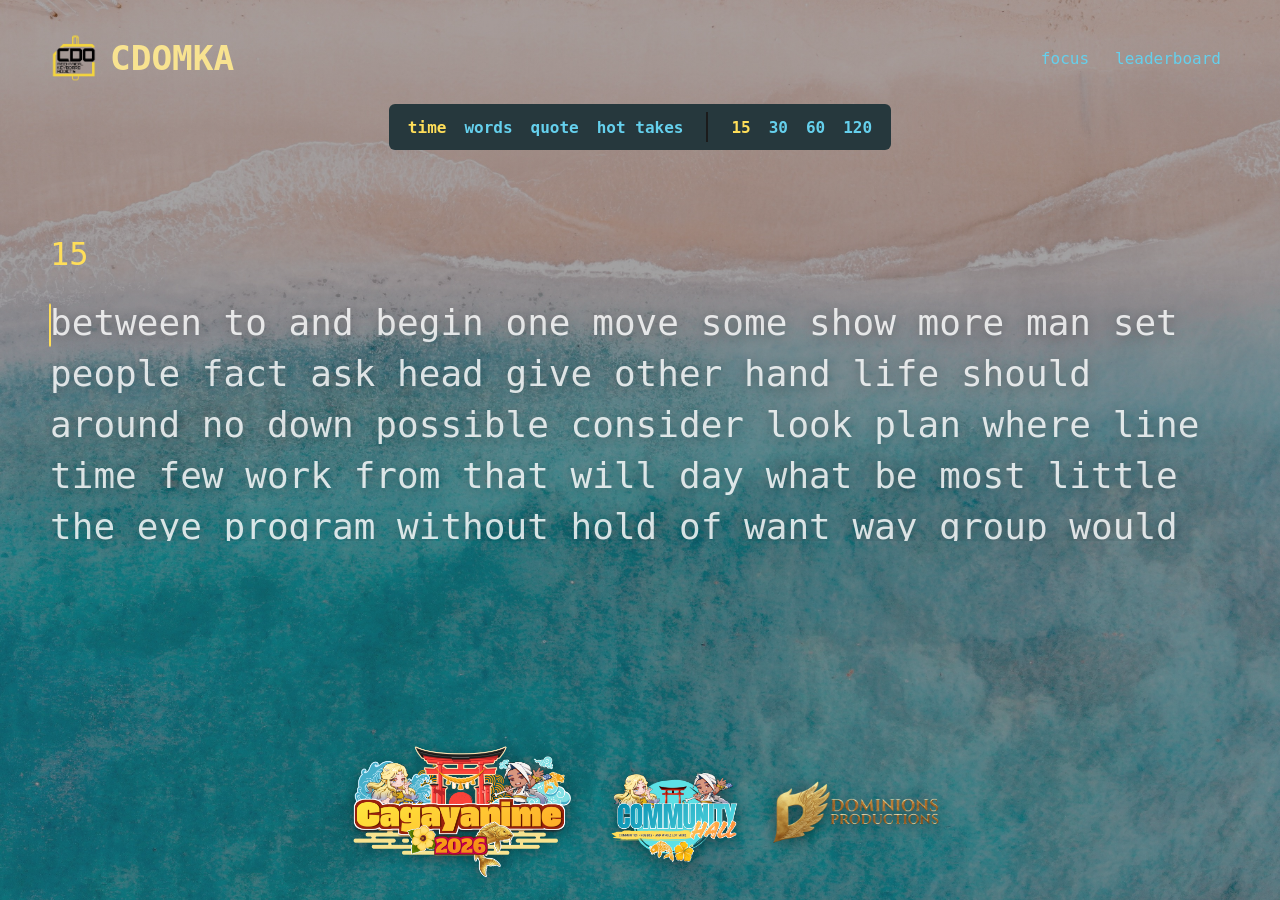
<file: index.html>
<!doctype html>
<html lang="en">
  <head>
    <meta charset="utf-8">
    <meta name="viewport" content="width=device-width, initial-scale=1">
    <title>CDOMKA Typing Challenge</title>
    <link rel="stylesheet" href="style.css">
  </head>
  <body>
    <main class="page">
      <header class="nav">
        <a class="brand" href="#" aria-label="CDOMKA typing challenge home">
          <img class="brand-logo" src="assets/cdomka-logo.png" alt="">
          <span>CDOMKA</span>
        </a>
        <nav class="nav-actions" aria-label="App actions">
          <button id="focusButton" class="icon-button" type="button" title="Focus mode">focus</button>
          <button id="leaderboardButton" class="icon-button" type="button" title="Show leaderboard">leaderboard</button>
        </nav>
      </header>

      <section class="controls" aria-label="Typing settings">
        <div class="mode-row">
          <button class="mode active" data-mode="time" type="button">time</button>
          <button class="mode" data-mode="words" type="button">words</button>
          <button class="mode" data-mode="quote" type="button">quote</button>
          <button class="mode" data-mode="competition" type="button">hot takes</button>
        </div>
        <div class="option-row" data-options="time">
          <button class="option active" data-value="15" type="button">15</button>
          <button class="option" data-value="30" type="button">30</button>
          <button class="option" data-value="60" type="button">60</button>
          <button class="option" data-value="120" type="button">120</button>
        </div>
        <div class="option-row hidden" data-options="words">
          <button class="option active" data-value="10" type="button">10</button>
          <button class="option" data-value="25" type="button">25</button>
          <button class="option" data-value="50" type="button">50</button>
          <button class="option" data-value="100" type="button">100</button>
        </div>
        <div class="option-row hidden" data-options="quote">
          <button class="option active" data-value="random" type="button">random</button>
          <button class="option" data-value="short" type="button">short</button>
          <button class="option" data-value="medium" type="button">medium</button>
          <button class="option" data-value="long" type="button">long</button>
          <button class="option" data-value="thicc" type="button">thicc</button>
        </div>
        <div class="option-row hidden" data-options="competition">
          <button class="option active" data-value="15" type="button">thicc 15s</button>
          <button class="option" data-value="30" type="button">thicc 30s</button>
          <button class="option" data-value="full" type="button">full run</button>
        </div>
      </section>

      <section id="test" class="test" aria-label="Typing test">
        <div id="timer" class="timer">15</div>
        <div id="words" class="words" aria-live="polite"></div>
        <div id="caret" class="caret" aria-hidden="true"></div>
        <input id="typingInput" class="typing-input" autocomplete="off" autocapitalize="off" spellcheck="false">
      </section>

      <section id="result" class="result hidden" aria-label="Result">
        <div class="rank-card rank-display rank--f" aria-label="Result rank">
          <small class="rank-label">GRADE</small>
          <span id="resultRank" class="rank-letter" data-rank="F">F</span>
          <small id="resultRankTitle" class="rank-title">TUTORIAL BOSS VICTIM</small>
        </div>
        <div class="result-main">
          <div class="result-stats">
            <div>
              <span id="resultWpm">0</span>
              <small>wpm</small>
            </div>
            <div>
              <span id="resultAccuracy">100%</span>
              <small>acc</small>
            </div>
            <div>
              <span id="resultScore">0</span>
              <small>score</small>
            </div>
          </div>
          <div class="result-actions">
            <button id="repeatButton" type="button">repeat test</button>
            <button id="nextButton" type="button">next test</button>
          </div>
          <form id="nameForm" class="name-form">
            <label>
              <span>name</span>
              <input id="playerName" type="text" maxlength="24" autocomplete="off" placeholder="name (optional)">
            </label>
            <button id="saveScoreButton" type="submit">save</button>
          </form>
        </div>
        <p id="quoteSource" class="quote-source hidden"></p>
        <p id="fullPrompt" class="full-prompt hidden"></p>
      </section>

      <dialog id="leaderboardDialog" class="leaderboard-dialog" aria-label="Local leaderboard">
        <section class="leaderboard">
          <div class="heading">
            <div>
              <h1>leaderboard</h1>
              <p>local scores only</p>
            </div>
            <div class="leaderboard-actions">
              <button id="clearScores" class="icon-button" type="button">clear</button>
              <button id="closeLeaderboard" class="icon-button" type="button">close</button>
            </div>
          </div>
          <table>
            <thead>
              <tr>
                <th>#</th>
                <th>name</th>
                <th>mode</th>
                <th>score</th>
                <th>wpm</th>
                <th>acc</th>
              </tr>
            </thead>
            <tbody id="leaderboard"></tbody>
          </table>
        </section>
      </dialog>

      <footer>
        <span class="event-logos" aria-label="Event partners">
          <img src="assets/cagayanime-logo.png" alt="Cagayanime">
          <img src="assets/community-logo.png" alt="Community">
          <img src="assets/dominions-logo.png" alt="Dominions Productions">
        </span>
      </footer>
    </main>

    <script src="competition-quotes-data.js"></script>
    <script src="main.js"></script>
  </body>
</html>
</file>
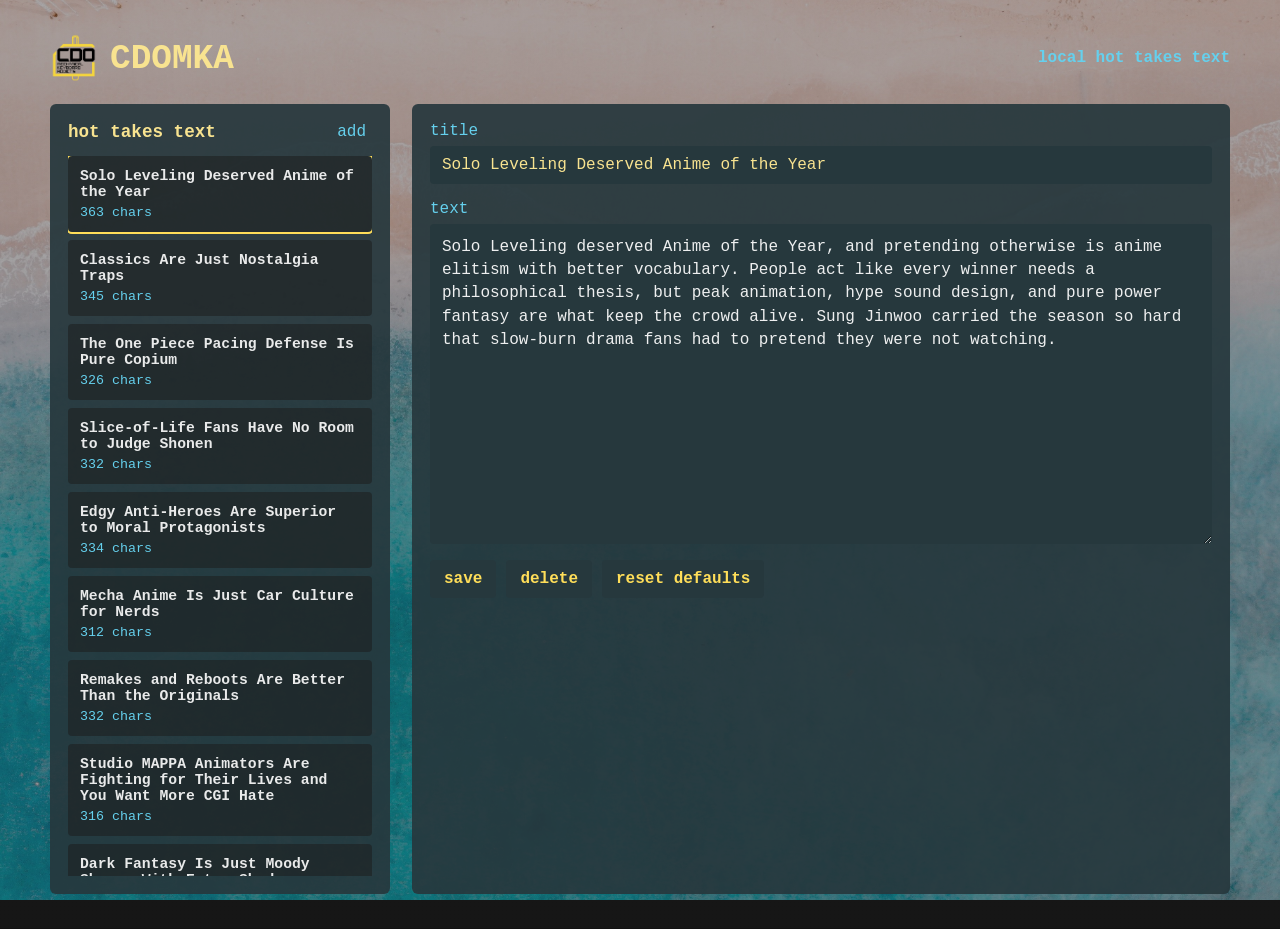
<file: admin.html>
<!doctype html>
<html lang="en">
  <head>
    <meta charset="utf-8">
    <meta name="viewport" content="width=device-width, initial-scale=1">
    <title>CDOMKA Hot Takes Text Editor</title>
    <link rel="stylesheet" href="style.css">
  </head>
  <body>
    <main class="page admin-page">
      <header class="nav">
        <a class="brand" href="index.html" aria-label="Back to typing challenge">
          <img class="brand-logo" src="assets/cdomka-logo.png" alt="">
          <span>CDOMKA</span>
        </a>
        <p id="status" class="admin-status">local hot takes text</p>
      </header>

      <section class="admin-shell" aria-label="Hot Takes text editor">
        <aside class="admin-list-panel">
          <div class="admin-panel-head">
            <h1>hot takes text</h1>
            <button id="addText" class="start" type="button">add</button>
          </div>
          <div id="textList" class="admin-list"></div>
        </aside>

        <form id="textForm" class="admin-editor">
          <label>
            <span>title</span>
            <input id="titleInput" type="text" autocomplete="off" required>
          </label>

          <label>
            <span>text</span>
            <textarea id="bodyInput" required></textarea>
          </label>

          <div class="admin-actions">
            <button id="saveText" class="start" type="submit">save</button>
            <button id="deleteText" type="button">delete</button>
            <button id="resetTexts" type="button">reset defaults</button>
          </div>
        </form>
      </section>
    </main>

    <script src="competition-quotes-data.js"></script>
    <script src="admin.js"></script>
  </body>
</html>
</file>
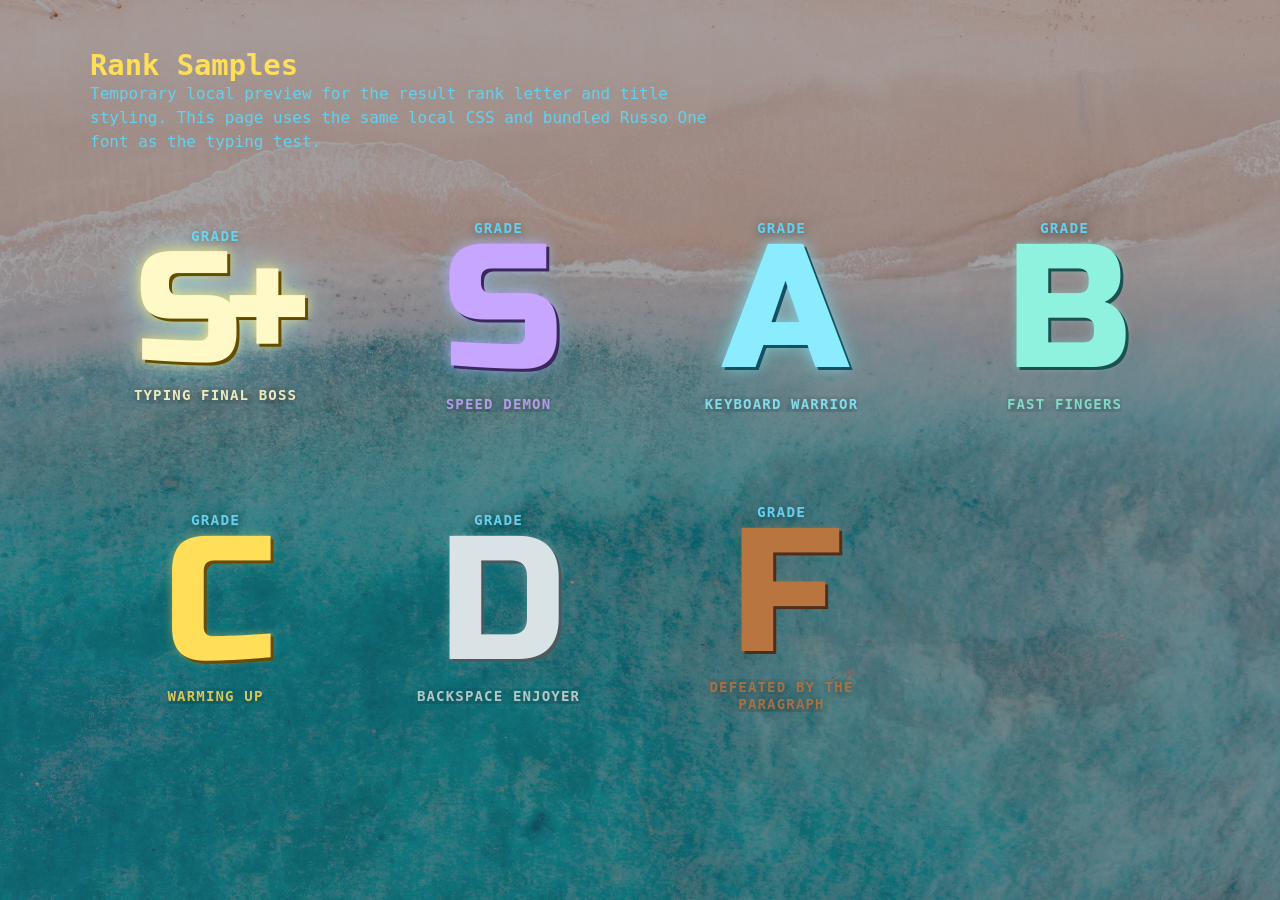
<file: rank-samples.html>
<!doctype html>
<html lang="en">
<head>
  <meta charset="utf-8">
  <meta name="viewport" content="width=device-width, initial-scale=1">
  <title>CDOMKA Rank Samples</title>
  <link rel="stylesheet" href="style.css">
  <style>
    body {
      min-height: 100vh;
      overflow: auto;
    }

    .sample-page {
      width: min(100% - 48px, 1100px);
      margin: 0 auto;
      padding: 48px 0 72px;
    }

    .sample-header {
      margin-bottom: 32px;
    }

    .sample-header h1 {
      margin: 0;
      color: var(--main-color);
      font-size: 1.8rem;
    }

    .sample-header p {
      max-width: 640px;
      color: var(--sub-color);
      line-height: 1.5;
    }

    .sample-grid {
      display: grid;
      grid-template-columns: repeat(auto-fit, minmax(230px, 1fr));
      gap: 32px;
      align-items: end;
    }

    .sample-rank {
      display: grid;
      justify-items: center;
      min-height: 260px;
    }

    .sample-rank .rank-card {
      min-width: 190px;
    }
  </style>
</head>
<body class="showing-result">
  <main class="sample-page">
    <section class="sample-header" aria-label="Rank sample notes">
      <h1>Rank Samples</h1>
      <p>Temporary local preview for the result rank letter and title styling. This page uses the same local CSS and bundled Russo One font as the typing test.</p>
    </section>

    <section class="sample-grid" aria-label="Rank samples">
      <div class="sample-rank">
        <div class="rank-card rank-display rank--s-plus">
          <small class="rank-label">GRADE</small>
          <span class="rank-letter" data-rank="S+">S+</span>
          <small class="rank-title">TYPING FINAL BOSS</small>
        </div>
      </div>
      <div class="sample-rank">
        <div class="rank-card rank-display rank--s">
          <small class="rank-label">GRADE</small>
          <span class="rank-letter" data-rank="S">S</span>
          <small class="rank-title">SPEED DEMON</small>
        </div>
      </div>
      <div class="sample-rank">
        <div class="rank-card rank-display rank--a">
          <small class="rank-label">GRADE</small>
          <span class="rank-letter" data-rank="A">A</span>
          <small class="rank-title">KEYBOARD WARRIOR</small>
        </div>
      </div>
      <div class="sample-rank">
        <div class="rank-card rank-display rank--b">
          <small class="rank-label">GRADE</small>
          <span class="rank-letter" data-rank="B">B</span>
          <small class="rank-title">FAST FINGERS</small>
        </div>
      </div>
      <div class="sample-rank">
        <div class="rank-card rank-display rank--c">
          <small class="rank-label">GRADE</small>
          <span class="rank-letter" data-rank="C">C</span>
          <small class="rank-title">WARMING UP</small>
        </div>
      </div>
      <div class="sample-rank">
        <div class="rank-card rank-display rank--d">
          <small class="rank-label">GRADE</small>
          <span class="rank-letter" data-rank="D">D</span>
          <small class="rank-title">BACKSPACE ENJOYER</small>
        </div>
      </div>
      <div class="sample-rank">
        <div class="rank-card rank-display rank--f">
          <small class="rank-label">GRADE</small>
          <span class="rank-letter" data-rank="F">F</span>
          <small class="rank-title">DEFEATED BY THE PARAGRAPH</small>
        </div>
      </div>
    </section>
  </main>
</body>
</html>
</file>
<file: style.css>
:root {
  color-scheme: dark;
  --bg-color: #1b1b1b;
  --main-color: #ffde59;
  --caret-color: #ffde59;
  --sub-color: #65d0ed;
  --sub-alt-color: #26383d;
  --text-color: #f8e390;
  --error-color: #ff7aa8;
  --error-extra-color: #7e2a33;
  --success-color: #5de0e6;
  --button-color: #f1a419;
  --deep-color: #0089ad;
  --font: ui-monospace, "Cascadia Mono", "SFMono-Regular", Menlo, Consolas, monospace;
}

@font-face {
  font-family: "Russo One";
  src: url("public/fonts/russo-one.woff2") format("woff2");
  font-weight: 400;
  font-style: normal;
  font-display: swap;
}

* {
  box-sizing: border-box;
}

body {
  margin: 0;
  min-height: 100vh;
  background:
    linear-gradient(180deg, rgba(27, 27, 27, 0.38), rgba(27, 27, 27, 0.44)),
    url("assets/sulox32-sea-4768869.jpg") center / cover fixed;
  color: var(--text-color);
  font-family: var(--font);
  overflow-x: hidden;
}

button,
input {
  font: inherit;
}

button {
  border: 0;
  border-radius: 4px;
  background: transparent;
  color: var(--sub-color);
  cursor: pointer;
}

button:hover,
button.active {
  color: var(--main-color);
}

.page {
  width: min(1180px, calc(100% - 40px));
  min-height: 100vh;
  margin: 0 auto;
  display: grid;
  grid-template-rows: auto auto minmax(0, 1fr);
  gap: 22px;
  padding: 34px 0 164px;
}

.nav {
  display: flex;
  align-items: center;
  justify-content: space-between;
  gap: 24px;
}

.brand {
  display: inline-flex;
  align-items: center;
  gap: 12px;
  color: var(--text-color);
  text-decoration: none;
  font-size: 2.15rem;
  font-weight: 800;
}

.brand-logo {
  width: 48px;
  height: 48px;
  object-fit: contain;
}

.nav-actions {
  display: flex;
  gap: 8px;
}

.icon-button {
  min-height: 34px;
  padding: 0 9px;
}

.controls {
  justify-self: center;
  display: flex;
  align-items: center;
  gap: 18px;
  min-height: 46px;
  padding: 8px 14px;
  border-radius: 6px;
  background: var(--sub-alt-color);
}

.mode-row,
.option-row {
  display: flex;
  align-items: center;
  gap: 8px;
}

.mode-row {
  padding-right: 18px;
  border-right: 2px solid var(--bg-color);
}

.mode,
.option {
  min-height: 30px;
  padding: 0 5px;
  font-weight: 800;
}

label {
  display: grid;
  gap: 6px;
  color: var(--sub-color);
}

.player-row,
#startButton {
  display: none;
}

input {
  min-height: 38px;
  border: 0;
  border-radius: 4px;
  background: var(--sub-alt-color);
  color: var(--text-color);
  padding: 0 12px;
}

textarea {
  min-height: 320px;
  resize: vertical;
  border: 0;
  border-radius: 4px;
  background: var(--sub-alt-color);
  color: rgba(255, 255, 255, 0.92);
  padding: 12px;
  font: inherit;
  line-height: 1.45;
}

input:focus,
textarea:focus {
  outline: 2px solid var(--main-color);
  outline-offset: 2px;
}

#nextButton,
#repeatButton {
  min-height: 38px;
  padding: 0 14px;
  background: var(--button-color);
  color: var(--bg-color);
  font-weight: 800;
}

.test {
  position: relative;
  grid-row: 3;
  grid-column: 1 / -1;
  align-self: start;
  height: 360px;
  display: grid;
  grid-template-rows: 42px 1fr;
  align-content: start;
  gap: 20px;
  padding-top: clamp(36px, 7vh, 82px);
}

body[data-mode="competition"].showing-result .test {
  grid-row: 3;
  height: 360px;
  padding-top: clamp(36px, 7vh, 82px);
}

.showing-result .timer {
  display: none;
}

body:not([data-mode="competition"]).showing-result .words {
  filter: blur(10px);
  user-select: none;
}

body[data-mode="competition"].showing-result .words,
body:not([data-mode="competition"]).showing-result .words {
  filter: blur(10px);
  user-select: none;
}

body:not([data-mode="competition"]).showing-result .test {
  grid-row: 3;
}

.timer {
  height: 42px;
  color: var(--main-color);
  font-size: 2rem;
}

.words {
  height: 244px;
  overflow: hidden;
  color: rgba(255, 255, 255, 0.82);
  font-size: clamp(1.55rem, 2.9vw, 2.25rem);
  line-height: 1.42;
  word-break: break-word;
  text-shadow: 0 2px 12px rgba(0, 0, 0, 0.28);
  transition: filter 160ms ease, opacity 160ms ease;
}

body[data-mode="competition"] .words {
  color: rgba(255, 255, 255, 0.86);
  text-shadow: 0 2px 14px rgba(0, 0, 0, 0.5);
}

body[data-mode="competition"].awaiting-start .words {
  filter: blur(7px);
  opacity: 0.62;
  user-select: none;
}

body[data-mode="competition"].awaiting-start .timer {
  opacity: 0;
  visibility: hidden;
}

body[data-mode="competition"].awaiting-start .test::before,
body[data-mode="competition"].awaiting-start .test::after {
  position: absolute;
  top: calc(clamp(36px, 7vh, 82px) + 42px + 20px);
  left: 0;
  right: 0;
  height: 244px;
  display: grid;
  place-items: center;
  text-shadow: 0 2px 14px rgba(0, 0, 0, 0.5);
  pointer-events: none;
  z-index: 3;
}

body[data-mode="competition"].awaiting-start .test::before {
  content: "prompt opinions do not reflect the keyboard club, probably.";
  color: var(--main-color);
  font-size: clamp(0.95rem, 1.55vw, 1.25rem);
  font-weight: 700;
  text-align: center;
  transform: translateY(-2.2em);
}

body[data-mode="competition"].awaiting-start .test::after {
  content: "press space to begin.";
  color: var(--main-color);
  font-size: clamp(1.35rem, 2.4vw, 2rem);
  font-weight: 800;
  transform: translateY(1.1em);
}

body[data-mode="competition"].showing-result .words {
  height: 244px;
  max-height: none;
  overflow: hidden;
  font-size: clamp(1.55rem, 2.9vw, 2.25rem);
  line-height: 1.42;
}

.char.correct {
  color: var(--text-color);
}

.char.incorrect {
  color: var(--error-color);
}

.extra-cluster {
  display: inline-block;
}

.char.extra-before-space {
  text-decoration: underline;
  text-underline-offset: 0.12em;
}

.char.extra {
  color: var(--error-extra-color);
}

.caret {
  position: absolute;
  left: 0;
  top: 0;
  width: 2px;
  height: 1.2em;
  background: var(--caret-color);
  border-radius: 999px;
  opacity: 0;
  pointer-events: none;
  transform: translate3d(0, 0, 0);
  transition: transform 45ms ease-out, height 45ms ease-out, opacity 60ms ease-out;
  animation: blink 1s steps(1) infinite;
  will-change: transform, height;
}

.typing-input {
  position: absolute;
  width: 1px;
  height: 1px;
  opacity: 0;
  pointer-events: none;
}

.result {
  grid-column: 1 / -1;
  display: grid;
  grid-template-columns: auto auto;
  align-items: center;
  justify-content: center;
  gap: 22px;
  margin-top: clamp(32px, 6vh, 84px);
  min-height: 96px;
}

.showing-result .result {
  grid-row: 3;
  margin-top: clamp(16px, 3vh, 40px);
}

body:not([data-mode="competition"]).showing-result .result {
  position: relative;
  z-index: 4;
  grid-row: 3;
  align-self: start;
  margin-top: clamp(52px, 9vh, 104px);
  min-height: 244px;
  pointer-events: none;
}

body:not([data-mode="competition"]).showing-result .name-form,
body:not([data-mode="competition"]).showing-result .result-actions {
  pointer-events: auto;
}

body[data-mode="competition"].showing-result .page {
  grid-template-rows: auto auto minmax(0, 1fr);
  padding-bottom: 190px;
}

body[data-mode="competition"].showing-result .result {
  position: relative;
  z-index: 4;
  align-self: start;
  width: min(780px, 100%);
  margin-right: auto;
  margin-left: auto;
  gap: clamp(8px, 1.4vw, 18px);
  margin-top: clamp(52px, 9vh, 104px);
  min-height: 244px;
}

.name-form {
  display: flex;
  align-items: center;
  gap: 10px;
}

.name-form label > span {
  position: absolute;
  width: 1px;
  height: 1px;
  overflow: hidden;
  clip: rect(0 0 0 0);
  white-space: nowrap;
}

.result-actions {
  width: 100%;
  display: grid;
  grid-template-columns: max-content max-content;
  grid-auto-flow: column;
  justify-content: center;
  align-items: center;
  gap: 12px;
}

.result-main {
  display: grid;
  gap: 12px;
  justify-items: center;
}

.result-stats {
  display: flex;
  align-items: center;
  justify-content: center;
  gap: 28px;
}

.result-actions button {
  white-space: nowrap;
}

.result-stats div {
  display: grid;
  justify-items: center;
  min-width: 92px;
}

.rank-card {
  display: grid;
  justify-items: center;
  align-content: center;
  min-width: 190px;
  isolation: isolate;
}

.rank-label {
  color: var(--sub-color);
  font-size: 0.9rem;
  font-weight: 900;
  letter-spacing: 0.08em;
  text-shadow: 0 2px 10px rgba(0, 0, 0, 0.45);
}

.rank-title.rank-title {
  display: -webkit-box;
  max-width: 12rem;
  margin-top: 0.6rem;
  color: rgba(255, 244, 176, 0.82);
  font-size: clamp(0.74rem, 1.1vw, 0.9rem);
  font-weight: 700;
  line-height: 1.15;
  letter-spacing: 0.08em;
  text-align: center;
  text-transform: uppercase;
  -webkit-box-orient: vertical;
  -webkit-line-clamp: 2;
  overflow: hidden;
  overflow-wrap: anywhere;
  text-shadow: 0 2px 10px rgba(0, 0, 0, 0.5);
}

.rank-letter.rank-letter {
  position: relative;
  display: inline-block;
  min-width: 0;
  padding: 0 0.08em 0.06em;
  margin: 0 -0.08em -0.06em;
  color: var(--main-color);
  font-family: "Russo One", Impact, sans-serif;
  font-size: 11rem;
  font-weight: 400;
  line-height: 0.85;
  letter-spacing: -0.05em;
  transform-origin: center;
  isolation: isolate;
  overflow: visible;
  text-shadow:
    3px 3px 0 #164747,
    0 0 14px rgba(255, 223, 87, 0.45);
}

.rank--s-plus .rank-letter {
  color: #fff8c7;
  font-size: 9.8rem;
  letter-spacing: -0.1em;
  text-shadow:
    3px 3px 0 #654d00,
    0 0 14px rgba(255, 232, 112, 0.95),
    0 0 34px rgba(101, 208, 237, 0.62),
    0 0 52px rgba(255, 255, 255, 0.38);
}

.rank--s .rank-letter {
  color: #c7a6ff;
  text-shadow:
    3px 3px 0 #3a275c,
    0 0 12px rgba(199, 166, 255, 0.76),
    0 0 26px rgba(101, 208, 237, 0.42);
}

.rank--a .rank-letter {
  color: #8cecff;
  text-shadow:
    3px 3px 0 #125062,
    0 0 14px rgba(140, 236, 255, 0.62),
    0 0 28px rgba(93, 224, 230, 0.32);
}

.rank--b .rank-letter {
  color: #8ef2de;
  text-shadow:
    3px 3px 0 #1c5151,
    0 0 10px rgba(142, 242, 222, 0.42);
}

.rank--c .rank-letter {
  color: #ffde59;
  text-shadow:
    3px 3px 0 #6a4b00,
    0 0 10px rgba(255, 222, 89, 0.42);
}

.rank--d .rank-letter {
  color: #d9e2e4;
  text-shadow:
    3px 3px 0 #4a5a5e,
    0 0 8px rgba(217, 226, 228, 0.28);
}

.rank--f .rank-letter {
  color: #b8753f;
  text-shadow:
    3px 3px 0 #4f2f1c,
    0 0 8px rgba(184, 117, 63, 0.26);
}

.rank--s-plus .rank-title {
  color: rgba(255, 248, 199, 0.9);
}

.rank--s .rank-title {
  color: rgba(199, 166, 255, 0.84);
}

.rank--a .rank-title {
  color: rgba(140, 236, 255, 0.86);
}

.rank--b .rank-title {
  color: rgba(142, 242, 222, 0.8);
}

.rank--c .rank-title {
  color: rgba(255, 222, 89, 0.82);
}

.rank--d .rank-title {
  color: rgba(217, 226, 228, 0.8);
}

.rank--f .rank-title {
  color: rgba(184, 117, 63, 0.82);
}

.showing-result .rank-display {
  animation:
    rankImpact 520ms cubic-bezier(0.2, 0.9, 0.25, 1.2) both,
    rankHover 2600ms ease-in-out 620ms infinite;
}

.showing-result .rank--s-plus .rank-letter {
  animation: rankTopGlowPulse 720ms ease-out 220ms both;
}

.showing-result .rank--s .rank-letter {
  animation: rankGlowPulse 620ms ease-out 220ms both;
}

.showing-result .rank--f .rank-letter {
  animation: rankFShake 320ms ease-out 520ms both;
}

.showing-result .rank-title {
  animation: rankTitleIn 260ms ease-out 260ms both;
}

.result span {
  color: var(--main-color);
  font-size: 2.35rem;
  line-height: 1;
}

.result small {
  margin-top: 4px;
  color: var(--sub-color);
}

.quote-source {
  flex-basis: 100%;
  margin: -8px 0 0;
  color: var(--text-color);
  font-size: 1rem;
  text-align: center;
  text-shadow: 0 2px 10px rgba(0, 0, 0, 0.45);
}

.full-prompt {
  grid-column: 1 / -1;
  width: min(980px, 100%);
  max-height: min(28vh, 270px);
  margin: clamp(8px, 1.6vh, 18px) auto 0;
  overflow: hidden;
  color: rgba(255, 255, 255, 0.92);
  font-size: clamp(0.92rem, 1.28vw, 1.18rem);
  line-height: 1.48;
  text-align: left;
  text-shadow: 0 2px 14px rgba(0, 0, 0, 0.5);
}

body[data-mode="competition"] .quote-source {
  display: none;
}

#saveScoreButton {
  min-height: 38px;
  padding: 0 14px;
  background: var(--sub-alt-color);
  color: var(--main-color);
  font-weight: 800;
}

.leaderboard {
  width: min(900px, calc(100vw - 32px));
  max-height: min(76vh, 720px);
  overflow: auto;
  border: 2px solid rgba(255, 222, 89, 0.38);
  border-radius: 8px;
  background: rgba(27, 27, 27, 0.94);
  padding: 20px;
  box-shadow: 0 22px 70px rgba(0, 0, 0, 0.34);
}

.leaderboard-dialog {
  border: 0;
  padding: 0;
  background: transparent;
  color: var(--text-color);
}

.leaderboard-dialog::backdrop {
  background: rgba(27, 27, 27, 0.58);
  backdrop-filter: blur(3px);
}

.heading {
  display: flex;
  align-items: baseline;
  justify-content: space-between;
  gap: 12px;
  margin-bottom: 12px;
}

.leaderboard-actions {
  display: flex;
  gap: 8px;
}

h1,
p {
  margin: 0;
}

.heading h1 {
  color: var(--text-color);
  font-size: 1.35rem;
}

.heading p,
footer {
  color: var(--sub-color);
}

footer {
  position: fixed;
  right: 50%;
  bottom: 18px;
  z-index: 20;
  display: flex;
  align-items: center;
  justify-content: center;
  gap: 18px;
  width: min(760px, calc(100vw - 32px));
  transform: translateX(50%);
  pointer-events: none;
}

.event-logos {
  display: inline-flex;
  align-items: center;
  justify-content: center;
  gap: 22px;
  padding: 0;
  pointer-events: auto;
}

.event-logos img {
  width: auto;
  max-width: 250px;
  max-height: 140px;
  object-fit: contain;
  filter: drop-shadow(0 3px 8px rgba(0, 0, 0, 0.42));
}

table {
  width: 100%;
  border-collapse: collapse;
}

th,
td {
  padding: 10px 8px;
  border-bottom: 1px solid var(--sub-alt-color);
  text-align: left;
}

th {
  color: var(--sub-color);
  font-size: 0.78rem;
  font-weight: 800;
}

tbody tr:first-child td {
  color: var(--main-color);
}

.empty {
  color: var(--sub-color);
  text-align: center;
}

.focus .nav,
.focus .controls,
.focus footer {
  opacity: 0.12;
}

.hidden {
  display: none;
}

.admin-page {
  grid-template-rows: auto 1fr;
  padding-bottom: 34px;
}

.admin-status {
  margin: 0;
  color: var(--sub-color);
  font-weight: 800;
}

.admin-shell {
  display: grid;
  grid-template-columns: minmax(260px, 340px) 1fr;
  gap: 22px;
  min-height: 0;
}

.admin-list-panel,
.admin-editor {
  min-height: 0;
  border-radius: 6px;
  background: rgba(38, 56, 61, 0.92);
  padding: 18px;
}

.admin-panel-head {
  display: flex;
  align-items: center;
  justify-content: space-between;
  gap: 12px;
  margin-bottom: 14px;
}

.admin-panel-head h1 {
  margin: 0;
  color: var(--text-color);
  font-size: 1.1rem;
}

.admin-list {
  display: grid;
  gap: 8px;
  max-height: calc(100vh - 180px);
  overflow: auto;
}

.admin-list-item {
  display: grid;
  gap: 5px;
  width: 100%;
  padding: 12px;
  border-radius: 4px;
  background: rgba(27, 27, 27, 0.52);
  text-align: left;
}

.admin-list-item strong {
  color: rgba(255, 255, 255, 0.9);
  font-size: 0.92rem;
}

.admin-list-item small {
  color: var(--sub-color);
}

.admin-list-item.active {
  outline: 2px solid var(--main-color);
}

.admin-editor {
  display: grid;
  align-content: start;
  gap: 16px;
}

.admin-actions {
  display: flex;
  flex-wrap: wrap;
  gap: 10px;
}

.admin-actions button {
  min-height: 38px;
  padding: 0 14px;
  background: var(--sub-alt-color);
  color: var(--main-color);
  font-weight: 800;
}

.admin-actions button:disabled {
  opacity: 0.45;
  cursor: not-allowed;
}

@keyframes blink {
  50% {
    opacity: 0;
  }
}

@keyframes rankImpact {
  0% {
    opacity: 0;
    transform: scale(0.65) translateY(8px);
  }

  65% {
    opacity: 1;
    transform: scale(1.08) translateY(0);
  }

  100% {
    opacity: 1;
    transform: scale(1);
  }
}

@keyframes rankHover {
  0%,
  100% {
    transform: translateY(0) scale(1);
  }

  50% {
    transform: translateY(-5px) scale(1.015);
  }
}

@keyframes rankGlowPulse {
  0%,
  100% {
    filter: none;
  }

  50% {
    filter: drop-shadow(0 0 10px rgba(255, 216, 77, 0.65));
  }
}

@keyframes rankTopGlowPulse {
  0%,
  100% {
    filter: none;
  }

  45% {
    filter:
      drop-shadow(0 0 12px rgba(255, 232, 112, 0.85))
      drop-shadow(0 0 18px rgba(101, 208, 237, 0.46));
  }
}

@keyframes rankFShake {
  0%,
  100% {
    transform: translateX(0);
  }

  25% {
    transform: translateX(-3px);
  }

  50% {
    transform: translateX(3px);
  }

  75% {
    transform: translateX(-2px);
  }
}

@keyframes rankTitleIn {
  from {
    opacity: 0;
    transform: translateY(-4px);
  }

  to {
    opacity: 1;
    transform: translateY(0);
  }
}

@media (prefers-reduced-motion: reduce) {
  .rank-letter,
  .rank-letter::before,
  .rank-letter::after,
  .rank-title,
  .showing-result .rank-display,
  .showing-result .rank-letter,
  .showing-result .rank-letter::before,
  .showing-result .rank-letter::after,
  .showing-result .rank-title {
    animation: none !important;
    transition: none !important;
  }
}

@media (max-width: 760px) {
  .page {
    width: min(100% - 24px, 1180px);
    gap: 20px;
    padding-top: 22px;
    padding-bottom: 180px;
  }

  .nav {
    align-items: start;
    flex-direction: column;
  }

  .brand {
    font-size: 1.7rem;
  }

  .brand-logo {
    width: 40px;
    height: 40px;
  }

  .controls {
    justify-self: stretch;
    align-items: start;
    flex-direction: column;
    gap: 8px;
  }

  .mode-row {
    width: 100%;
    padding-right: 0;
    padding-bottom: 8px;
    border-right: 0;
    border-bottom: 2px solid var(--bg-color);
  }

  .option-row {
    flex-wrap: wrap;
  }

  .result {
    grid-template-columns: 1fr;
    gap: 14px;
  }

  .result-stats {
    flex-wrap: wrap;
  }

  .admin-shell {
    grid-template-columns: 1fr;
  }

  .admin-list {
    max-height: 280px;
  }

  .name-form {
    width: 100%;
    align-items: stretch;
    flex-direction: column;
  }

  footer {
    bottom: 10px;
    width: calc(100vw - 20px);
  }

  .event-logos {
    flex-wrap: wrap;
    gap: 12px;
    padding: 10px 12px;
  }

  .event-logos img {
    max-width: 150px;
    max-height: 66px;
  }

  th,
  td {
    padding: 8px 4px;
    font-size: 0.8rem;
  }
}

@media (max-height: 850px) {
  .page {
    padding-bottom: 118px;
  }

  .test {
    height: 300px;
    padding-top: clamp(18px, 4vh, 36px);
  }

  .words {
    height: 210px;
  }

  .result {
    margin-top: 36px;
  }

  .showing-result .result {
    margin-top: 24px;
  }

  body[data-mode="competition"].showing-result .page {
    padding-bottom: 150px;
  }

  body[data-mode="competition"].showing-result .test {
    padding-top: 0;
  }

  body[data-mode="competition"].showing-result .result {
    margin-top: 24px;
  }

  .full-prompt {
    max-height: 180px;
    font-size: 0.92rem;
    line-height: 1.42;
  }

  .event-logos img {
    max-width: 210px;
    max-height: 82px;
  }
}
</file>
